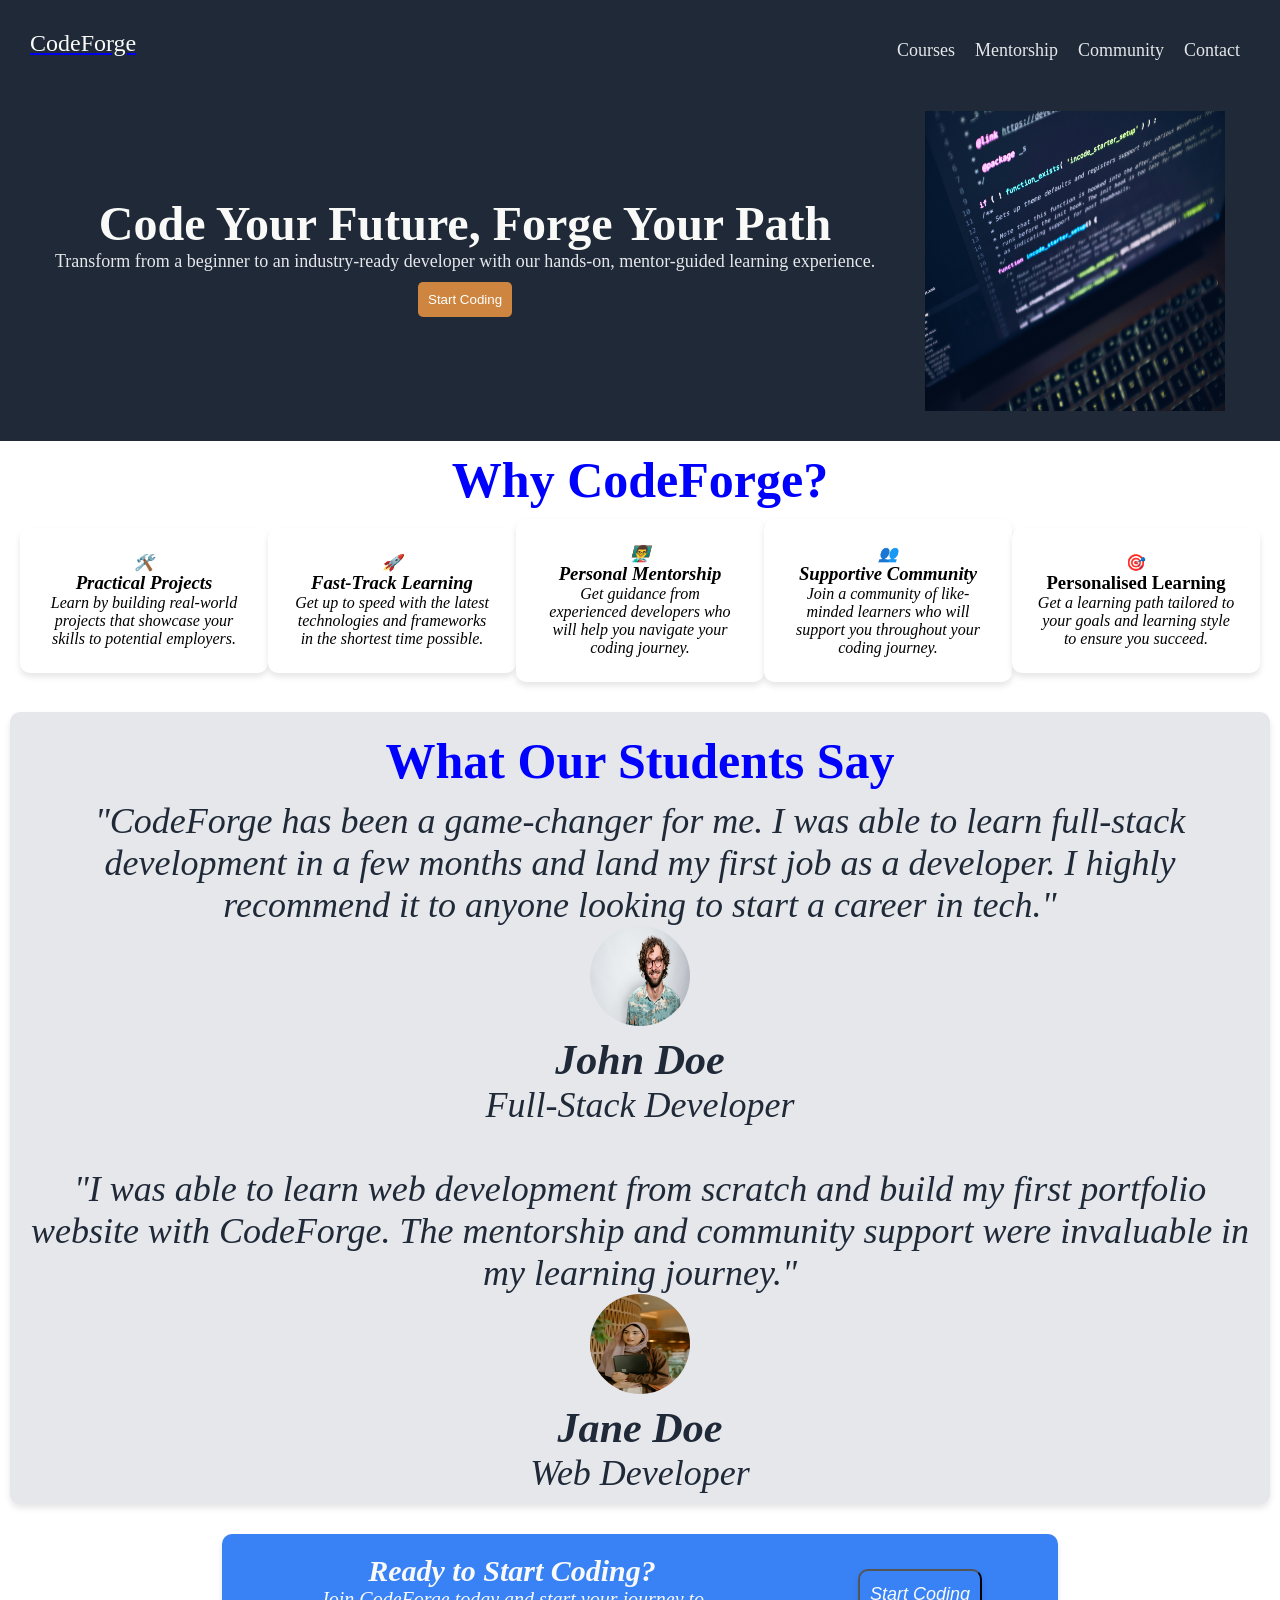
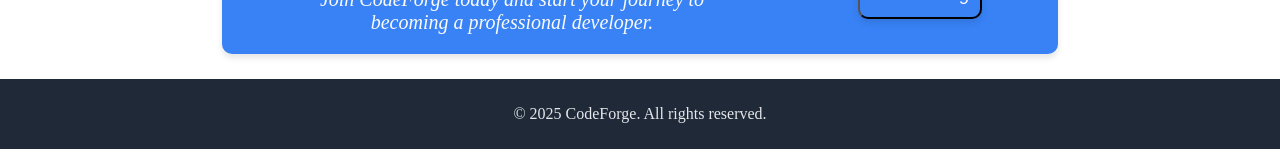
<file: index.html>
<!DOCTYPE html>
<html lang="en">
<head>
    <meta charset="UTF-8">
    <meta name="viewport" content="width=device-width, initial-scale=1.0">
    <meta http-equiv="X-UA-Compatible" content="ie=edge">

    <link rel="stylesheet" href="style.css">
    <title>CodeForge - Transform Your Tech Career</title>
</head>
<body>
    <header>
        <div id="header">
            <div id="logo">
                <a href="/index.html">
                    <span class="logo-text">CodeForge</span>
                </a>
            </div>
            <nav>
                <ul>
                    <li><a href="#">Courses</a></li>
                    <li><a href="#">Mentorship</a></li>
                    <li><a href="#">Community</a></li>
                    <li><a href="#">Contact</a></li>
                </ul>
            </nav>
        </div>
        <div id="hero">
            <div id="hero-content">
                <h1>Code Your Future, Forge Your Path</h1>
                <p>Transform from a beginner to an industry-ready developer with our hands-on, mentor-guided learning experience.
                </p>
                <button>Start Coding</button>
            </div>
            <div id="hero-image">
                <img src="/assets/hero.jpg" alt="Hero image" srcset="">
            </div>
        </div>
    </header>
    <section id="feature">
        <h2 class="feature">Why CodeForge?</h2>
        <div id="features">
            <div id="toolbox">
                <div id="icon">🛠️</div>
                <h3>Practical Projects</h3>
                <p>Learn by building real-world projects that showcase your skills to potential employers.</p>
            </div>
            <div id="rocket">
                <div id="icon">🚀</div>
                <h3>Fast-Track Learning</h3>
                <p>Get up to speed with the latest technologies and frameworks in the shortest time possible.</p>
            </div>
            <div id="mentorship">
                <div id="icon">👨‍🏫</div>
                <h3>Personal Mentorship</h3>
                <p>Get guidance from experienced developers who will help you navigate your coding journey.</p>
        </div>
        <div id="community">
            <div id="icon">👥</div>
            <h3>Supportive Community</h3>
            <p>Join a community of like-minded learners who will support you throughout your coding journey.</p>
        </div>
        <div id="personalised">
            <div id="icon">🎯</div>
            <h3>Personalised Learning</h3>
            <p>Get a learning path tailored to your goals and learning style to ensure you succeed.</p>
        </div>
    </section>
    <section id="testimonial">
        <h2>What Our Students Say</h2>
        <div id="testimonials">
            <div id="testimonial-1">
                <p>"CodeForge has been a game-changer for me. I was able to learn full-stack development in a few months and land my first job as a developer. I highly recommend it to anyone looking to start a career in tech."</p>
                <div id="author">
                    <img src="/assets/man.jpg" alt="Testimonial 1" srcset="">
                    <div>
                        <h3>John Doe</h3>
                        <p>Full-Stack Developer</p>
                    </div>
                </div>
            </div>
            <br>
            <div id="testimonial-2">
                <p>"I was able to learn web development from scratch and build my first portfolio website with CodeForge. The mentorship and community support were invaluable in my learning journey."</p>
                <div id="author">
                    <img src="/assets/woman.jpg" alt="Testimonial 2" srcset="">
                    <div>
                        <h3>Jane Doe</h3>
                        <p>Web Developer</p>
                    </div>
                </div>
            </div>
        </div>
    </section>
    <footer id="action">
        <div id="call-to-action">
            <div id="desc">
                <h2>Ready to Start Coding?</h2>
                <p>Join CodeForge today and start your journey to becoming a professional developer.</p>
            </div>
            <button>Start Coding</button>
        </div>
        <div id="copyright">
            <p>&COPY; 2025 CodeForge. All rights reserved.</p>
        </div>
    </footer>
</body>
</html>
</file>
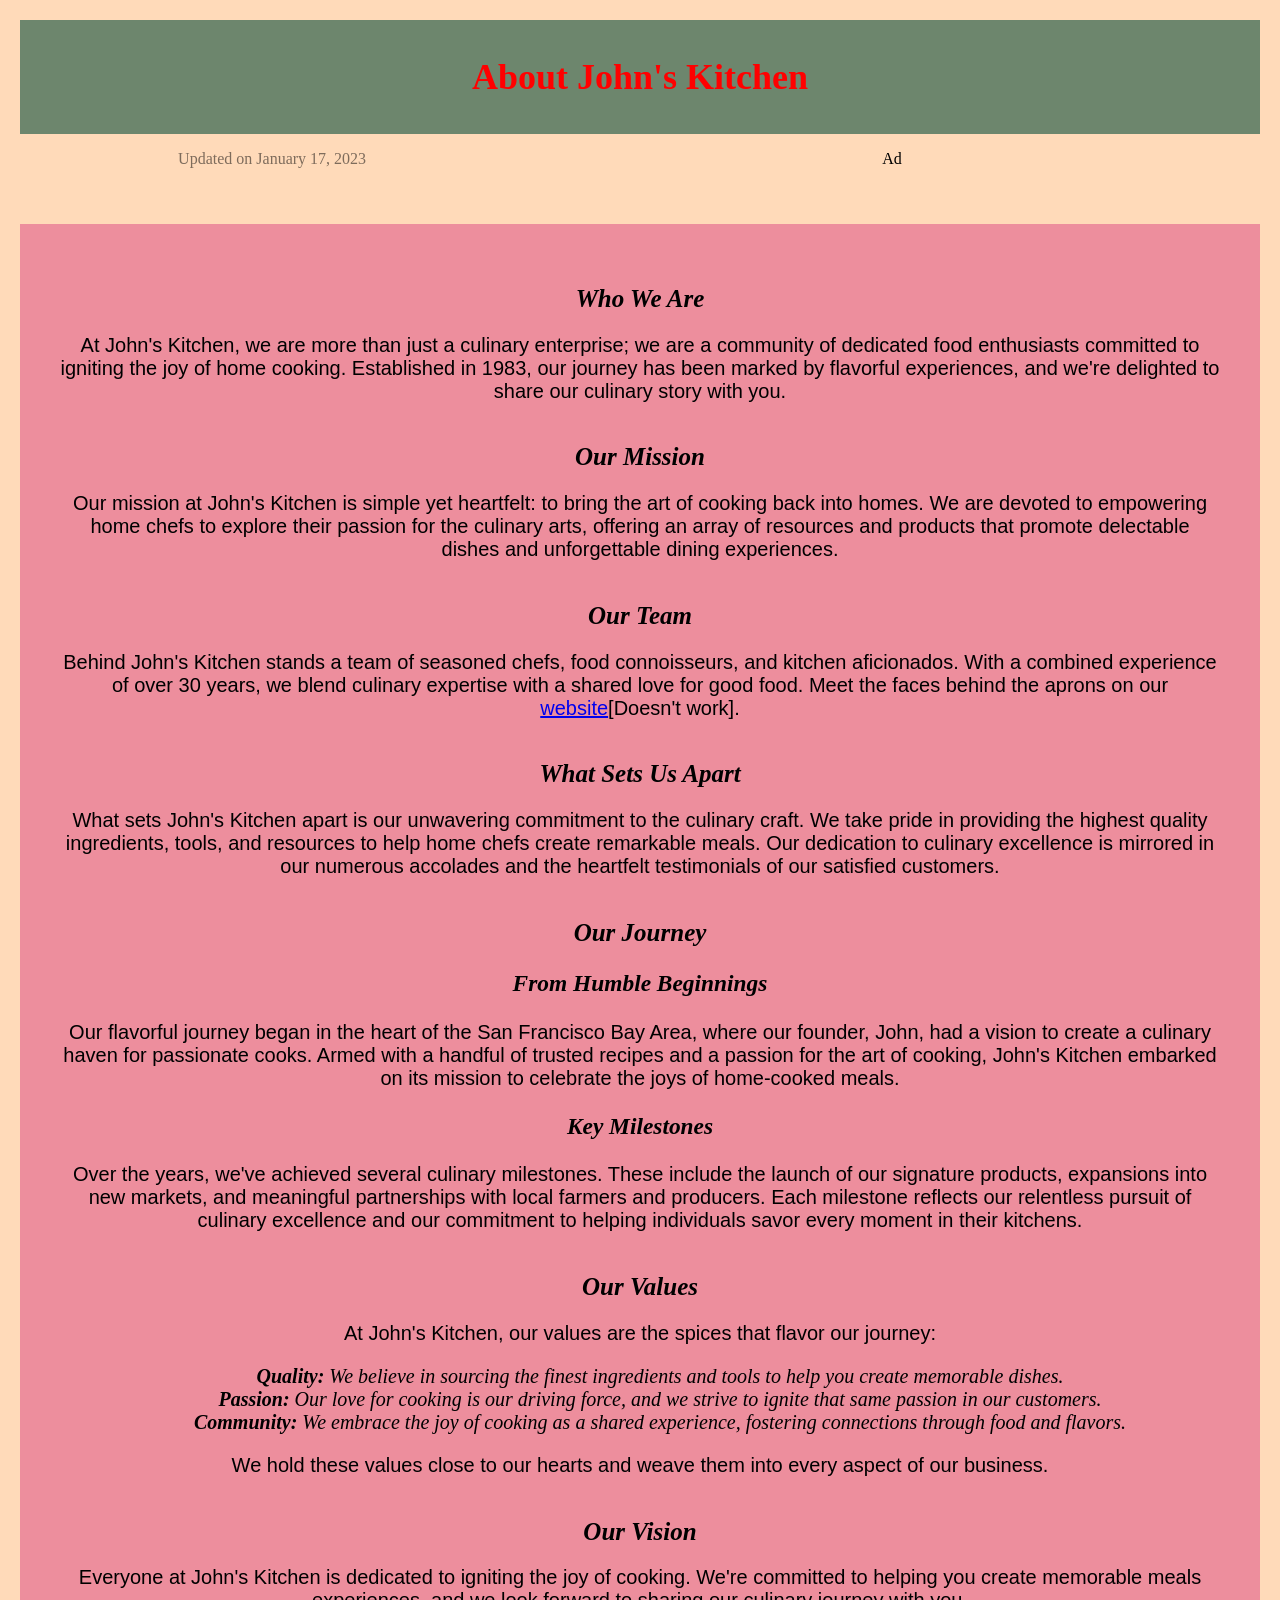
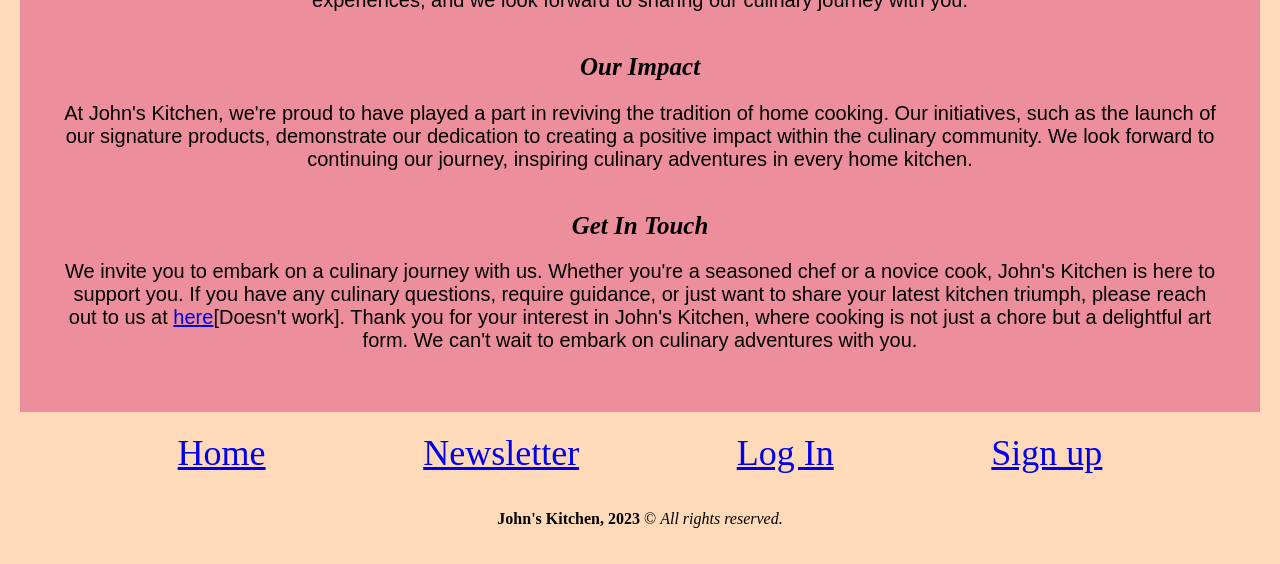
<file: pages/about.html>
<!DOCTYPE html>
<html lang="en">
<head>
    <meta charset="UTF-8">
    <meta name="viewport" content="width=device-width, initial-scale=1.0">
    <meta http-equiv="X-UA-Compatible" content="ie=edge">
    <link rel="stylesheet" href="../styles/about.css">
    <title>About: John's Kitchen</title>
</head>
<body>
    <div class="main-title"><p>About John's Kitchen</p></div>
    <div class="main-subtitle"><p style="opacity: 50%;;">Updated on January 17, 2023</p><p id="ad">Ad</p></div>
    <div class="main-content">
        <div>
            <h2>Who We Are</h2>
            <p>At John's Kitchen, we are more than just a culinary enterprise; we are a community of dedicated food enthusiasts committed to igniting the joy of home cooking. Established in 1983, our journey has been marked by flavorful experiences, and we're delighted to share our culinary story with you.</p>
        </div>
        <div>
            <h2>Our Mission</h2>
            <p>Our mission at John's Kitchen is simple yet heartfelt: to bring the art of cooking back into homes. We are devoted to empowering home chefs to explore their passion for the culinary arts, offering an array of resources and products that promote delectable dishes and unforgettable dining experiences.</p>
        </div>
        <div>
            <h2>Our Team</h2>
            <p>Behind John's Kitchen stands a team of seasoned chefs, food connoisseurs, and kitchen aficionados. With a combined experience of over 30 years, we blend culinary expertise with a shared love for good food. Meet the faces behind the aprons on our <a href="http://www.johnskitchen.com/team/" target="_blank" rel="noopener noreferrer">website</a>[Doesn't work].</p>
        </div>
        <div>
            <h2>What Sets Us Apart</h2>
            <p>What sets John's Kitchen apart is our unwavering commitment to the culinary craft. We take pride in providing the highest quality ingredients, tools, and resources to help home chefs create remarkable meals. Our dedication to culinary excellence is mirrored in our numerous accolades and the heartfelt testimonials of our satisfied customers.</p>
        </div>
        <div>
            <h2>Our Journey</h2>
            <h3>From Humble Beginnings</h3>
            <p>Our flavorful journey began in the heart of the San Francisco Bay Area, where our founder, John, had a vision to create a culinary haven for passionate cooks. Armed with a handful of trusted recipes and a passion for the art of cooking, John's Kitchen embarked on its mission to celebrate the joys of home-cooked meals.</p>
            <h3>Key Milestones</h3>
            <p>Over the years, we've achieved several culinary milestones. These include the launch of our signature products, expansions into new markets, and meaningful partnerships with local farmers and producers. Each milestone reflects our relentless pursuit of culinary excellence and our commitment to helping individuals savor every moment in their kitchens.</p>
        </div>
        <div>
            <h2>Our Values</h2>
            <p>At John's Kitchen, our values are the spices that flavor our journey:</p>
            <ul id="values">
                <li><strong>Quality:</strong> <em>We believe in sourcing the finest ingredients and tools to help you create memorable dishes.</em></li>
                <li><strong>Passion:</strong> <em>Our love for cooking is our driving force, and we strive to ignite that same passion in our customers.</em></li>
                <li><strong>Community:</strong> <em>We embrace the joy of cooking as a shared experience, fostering connections through food and flavors.</em></li>
            </ul>
            <p>We hold these values close to our hearts and weave them into every aspect of our business.</p>
        </div>
        <div>
            <h2>Our Vision</h2>
            <p>Everyone at John's Kitchen is dedicated to igniting the joy of cooking. We're committed to helping you create memorable meals experiences, and we look forward to sharing our culinary journey with you.</p>
        </div>
        <div>
            <h2>Our Impact</h2>
            <p>At John's Kitchen, we're proud to have played a part in reviving the tradition of home cooking. Our initiatives, such as the launch of our signature products, demonstrate our dedication to creating a positive impact within the culinary community. We look forward to continuing our journey, inspiring culinary adventures in every home kitchen.</p>
        </div>
        <div>
            <h2>Get In Touch</h2>
            <p>We invite you to embark on a culinary journey with us. Whether you're a seasoned chef or a novice cook, John's Kitchen is here to support you. If you have any culinary questions, require guidance, or just want to share your latest kitchen triumph, please reach out to us at <a href="mailto:ask@JK.org">here</a>[Doesn't work]. Thank you for your interest in John's Kitchen, where cooking is not just a chore but a delightful art form. We can't wait to embark on culinary adventures with you.</p>
        </div>
    </div>
    <div class="footer">
        <div class="bottom-nav">
            <li><a href="../index.html" target="_blank" rel="noopener noreferrer">Home</a></li>
            <li><a href="./pages/subscribe.html" target="_blank" rel="noopener noreferrer">Newsletter</a></li>
            <li><a href="./pages/login.html" target="_blank" rel="noopener noreferrer">Log In</a></li>
            <li><a href="./pages/signup.html" target="_blank" rel="noopener noreferrer">Sign up</a></li>
        </div>
        <div>
            <p style="text-align: center;"><strong>John's Kitchen, 2023</strong> &copy; <em>All rights reserved.</em></p>
        </div>
    </div>
    
</body>
</html>
</file>
<file: style.css>
* {
    font: roboto;
    padding: 0;
    margin: 0;
}

header, #copyright {
    background-color: #1F2937;
}

header {
    padding: 10px;
    display: flex;
    flex-direction: column;

}

.logo-text {
    font-size: 24px;
    color: #F9FAF8;
    align-items: center;
    display: flex;
    flex-direction: row;
    justify-content: center;
    text-align: center;
    padding: 10px;
    margin: 10px;
}

nav ul {
    list-style-type: none;
    margin: 10px;
    padding: 10px;
    overflow: hidden;
    display: flex;
    flex-direction: row;
}

nav ul li {
    display: inline;
    padding: 10px;
}

nav ul li a {
    text-decoration: none;
    color: #E5E7EB;
    font-size: 18px;
}

nav ul li a:hover {
    color: peru;
}

#header {
    display: flex;
    flex-direction: row;
    justify-content: space-between;
}

header #hero {
    display: flex;
    flex-direction: row;
    justify-content: space-around;
    align-items: center;
    padding: 10px;
    margin: 10px;
}

#hero-content {
    display: flex;
    flex-direction: column;
    justify-content: space-around;
    align-items: center;
}

#hero-content button {
    padding: 10px;
    margin: 10px;
    background-color: peru;
    color: white;
    border: none;
    border-radius: 5px;
}

#hero-content button:hover {
    background-color: greenyellow;
    color: black;
    size: 20px;
    transform: scale(1.1);
    transition: all 0.3s ease;
}

header #hero h1 {
    font-size: 48px;
    color: #F9FAF8;
    font-weight: 900;
}

header #hero p {
    font-size: 18px;
    color: #E5E7EB;
}

header #hero img {
    width: 300px;
    height: 300px;
    display: flex;
    flex: 1;
}

#feature {
    display: flex;
    flex-direction: column;
    justify-content: space-around;
    align-items: center;
    padding: 10px;
}

#feature h2 {
    font-size: 50px;
    color: blue;
}

#features {
    display: flex;
    flex-direction: row;
    justify-content: space-between;
    align-items: center;
    padding: 10px;
}

#toolbox,
#rocket,
#mentorship,
#community,
#personalised{
    flex: 1;
    background: white;
    border-radius: 10px;
    box-shadow: 0 4px 6px rgba(0, 0, 0, 0.1);
    padding: 25px;
    text-align: center;
    transition: all 0.3s ease;
}

#toolbox,
#rocket,
#mentorship,
#community,
#personalised p{
    font-style: italic;
}

#testimonial {
    background-color: #E5E7EB;
    font-size: 36px;
    font-style:  italic;
    color: #1F2937;
    border-radius: 10px;
    box-shadow: 0 4px 6px rgba(0, 0, 0, 0.1);
    padding: 10px;
    margin: 10px;
    text-align: center;
}

#testimonial h2 {
    font-size: 50px;
    color: blue;
    padding: 10px;
    font-style: normal;
}

#testimonial-1 img,
#testimonial-2 img{
    width: 100px;
    height: 100px;
    border-radius: 50%;
}

#action {
    display: flex;
    flex-direction: column;
    justify-content: space-between;
    align-items: center;
    padding: 10px;
    flex: 1;
    height: 25vh;
}

#call-to-action{
    background-color: #3882F6;
    color: #F9FAF8;
    font-size: 20px;
    font-style: italic;
    border-radius: 10px;
    box-shadow: 0 4px 6px rgba(0, 0, 0, 0.1);
    padding: 10px;
    margin: 10px;
    text-align: center;
    display: flex;
    flex-direction: row;
    justify-content: space-around;
    align-items: center;
}

#desc {
    display: flex;
    flex-flow: column wrap;
    justify-content: space-between;
    align-items: center;
    padding: 10px;
    width: 50%;
}

#call-to-action button {
    background-color: #3882F6;
    color: #F9FAF8;
    font-size: 18px;
    font-style: italic;
    border-radius: 10px;
    box-shadow: 0 4px 6px rgba(0, 0, 0, 0.1);
    padding: 10px;
    height: 50px;}
#call-to-action button:hover {
    background-color: #F9FAF8;
    color: #3882F6;
    font-size: 20px;
    transform: scale(1.1);
    transition: all 0.3s ease;
}

#copyright {
    color: #E5E7EB;
    width: 100%;
    height: 50px;
    text-align: center;
    margin: 10px, 0, 0, 0;
    padding: 10px;
    align-content: center;
}
</file>
<file: styles/about.css>
body{
    font-family: Cambria, Cochin, Georgia, Times, 'Times New Roman', serif;
    display: flex;
    flex-direction: column;
    justify-content: space-between;
    padding: 10px;
    margin: 10px;
    background: peachpuff;
}

.main-title{
    font-size: 36px;
    font-weight: 800;
    color: red;
    text-align: center;
    background-color:color-mix(in hsl shorter hue, grey 90%, green 10%);
}

.main-subtitle {
    display: flex;
    flex-direction: row;
    justify-content: space-around;
    height: 10vh;
}

#ad {
    padding-left: 200px;
    padding-right: 200px;
}

.main-content {
    display: flex;
    flex-direction: column;
    justify-content: space-between;
    align-items: center;
    text-align: center;
    padding: 40px;
    font-size: 20px;
    font-style: italic;
    background-color: color-mix(in srgb-linear, orange 50%, orchid 50%);
}

#values {
    list-style: none;
}

.main-content h2 {
    font-family: Cambria, Cochin, Georgia, Times, 'Times New Roman', serif;
    font-size: 25px;
    font-weight: 900;
}

.main-content p {
    font: 1em sans-serif;
}

.footer {
    display: flex;
    flex-direction: column;

}

.bottom-nav {
    display: flex;
    justify-content: space-evenly;
    font-size: 36px;
    padding: 10px;
}

.bottom-nav li {
    list-style: none;
    padding: 10px;
}

.bottom-nav a:hover{
    color: white;
}
</file>
